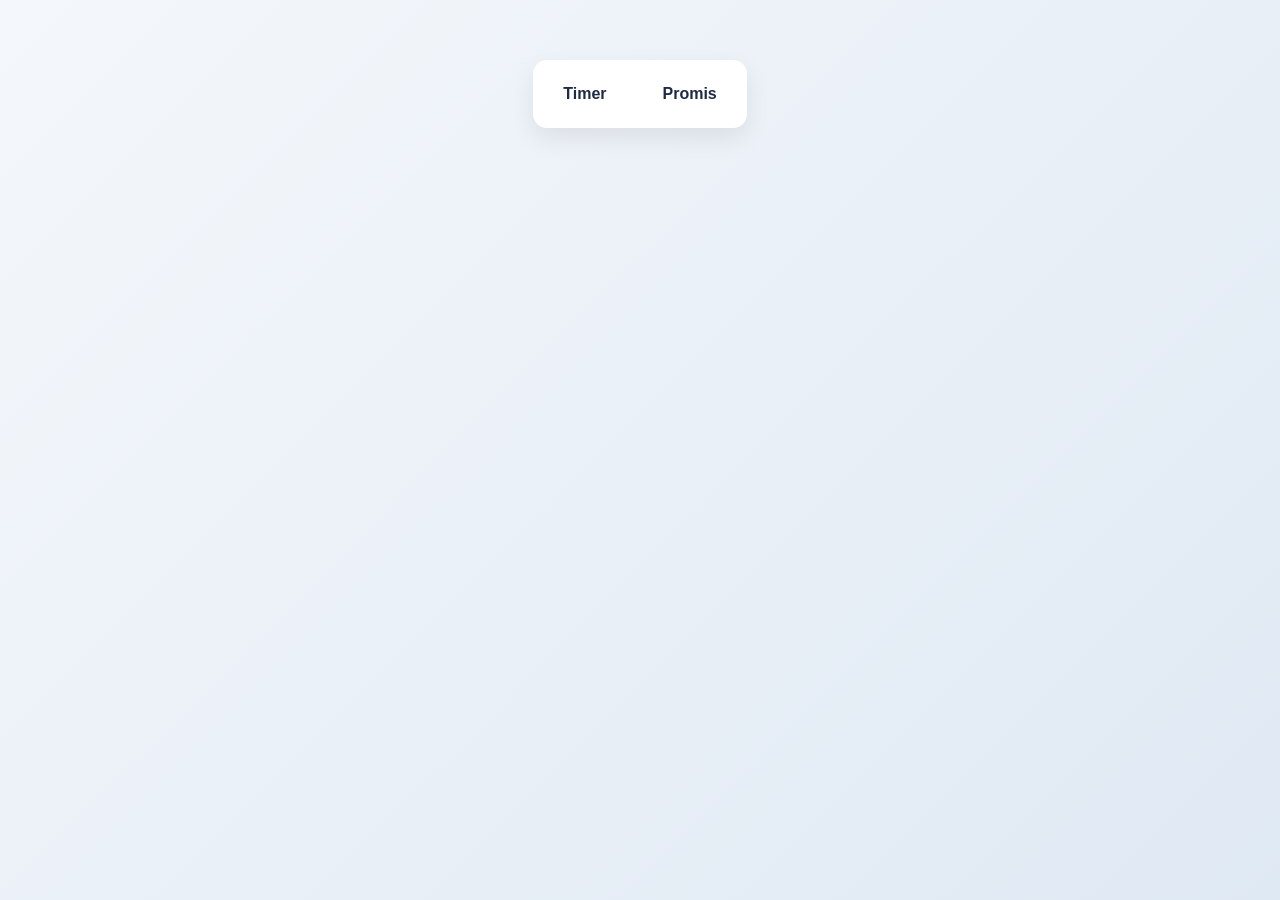
<file: src/index.html>
<!doctype html>
<html lang="en">
  <head>
    <meta charset="UTF-8" />
    <link rel="icon" type="image/svg+xml" href="/favicon.svg" />
    <meta name="viewport" content="width=device-width, initial-scale=1.0" />
    <title>Vanilla App Template</title>
    <link rel="stylesheet" href="./css/styles.css" />
  </head>
  <body>
    <header class="header">
      <div class="container">
        <nav class="nav">
          <ul class="nav-list">
            <li class="nav-item">
              <a class="nav-link {=$highlight-act}" href="./1-timer.html"
                >Timer</a
              >
            </li>
            <li class="nav-item">
              <a class="nav-link {=$highlight-curr}" href="./2-snackbar.html"
                >Promis</a
              >
            </li>
          </ul>
        </nav>
      </div>
    </header>

    <main></main>
  </body>
</html>
</file>
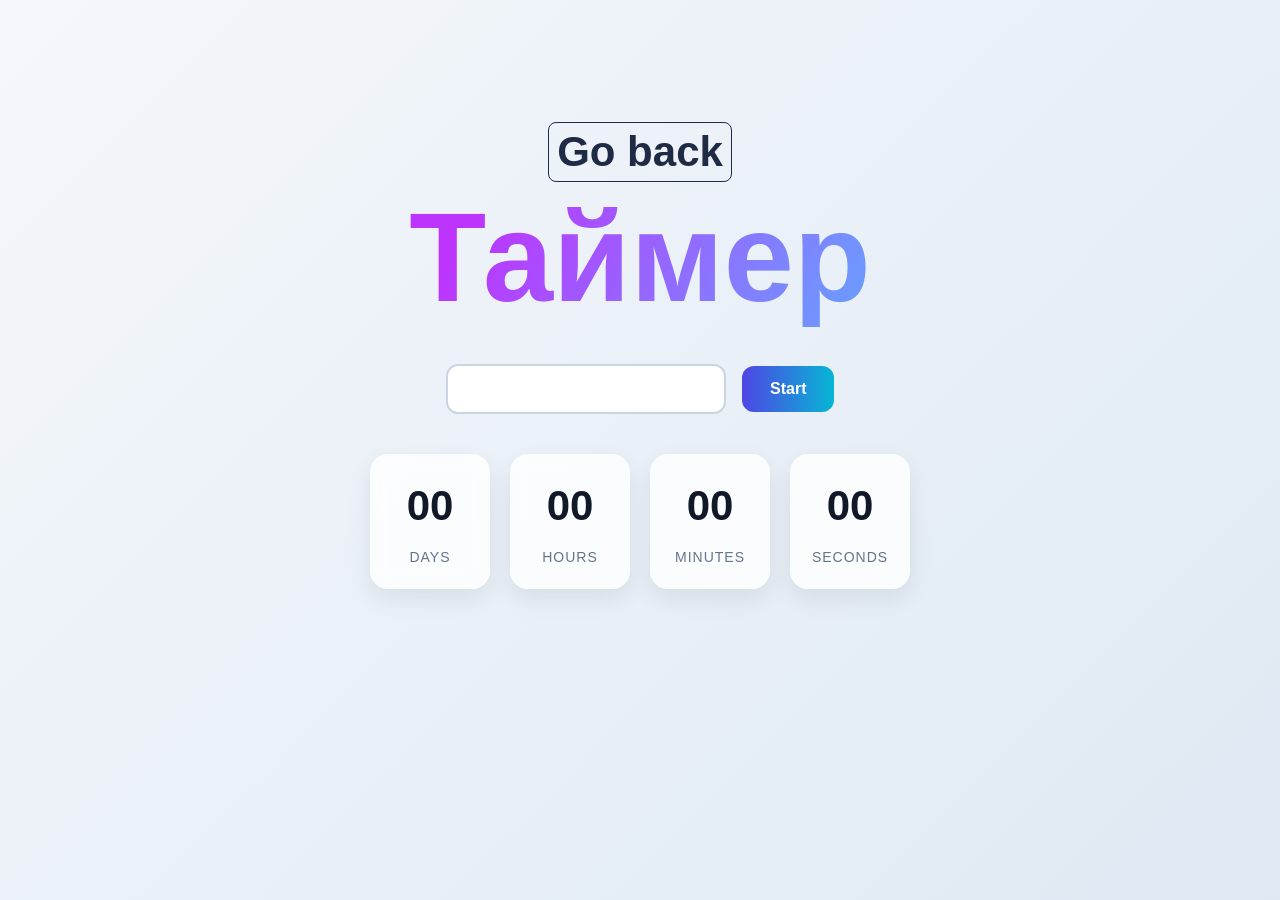
<file: src/1-timer.html>
<!doctype html>
<html lang="en">
  <head>
    <meta charset="UTF-8" />
    <meta http-equiv="X-UA-Compatible" content="IE=edge" />
    <meta name="viewport" content="width=device-width, initial-scale=1.0" />
    <title>Page 2</title>
    <link rel="stylesheet" href="./css/styles.css" />
  </head>
  <body>
    
    <main>
      <div class="container">
        <h1 class="main-title">
          <h1 class="main-title">
          <a class="back-link" href="./index.html">Go back</a>
          <span class="main-title-gradient">Таймер</span>
        </h1>
        <input type="text" id="datetime-picker" />
        <button type="button" data-start>Start</button>

        <div class="timer">
          <div class="field">
            <span class="value" data-days>00</span>
            <span class="label">Days</span>
          </div>
          <div class="field">
            <span class="value" data-hours>00</span>
            <span class="label">Hours</span>
          </div>
          <div class="field">
            <span class="value" data-minutes>00</span>
            <span class="label">Minutes</span>
          </div>
          <div class="field">
            <span class="value" data-seconds>00</span>
            <span class="label">Seconds</span>
          </div>
        </div>
      </div>
    </main>
    <script type="module" src="./js/1-timer.js"></script>
  </body>
</html>
</file>
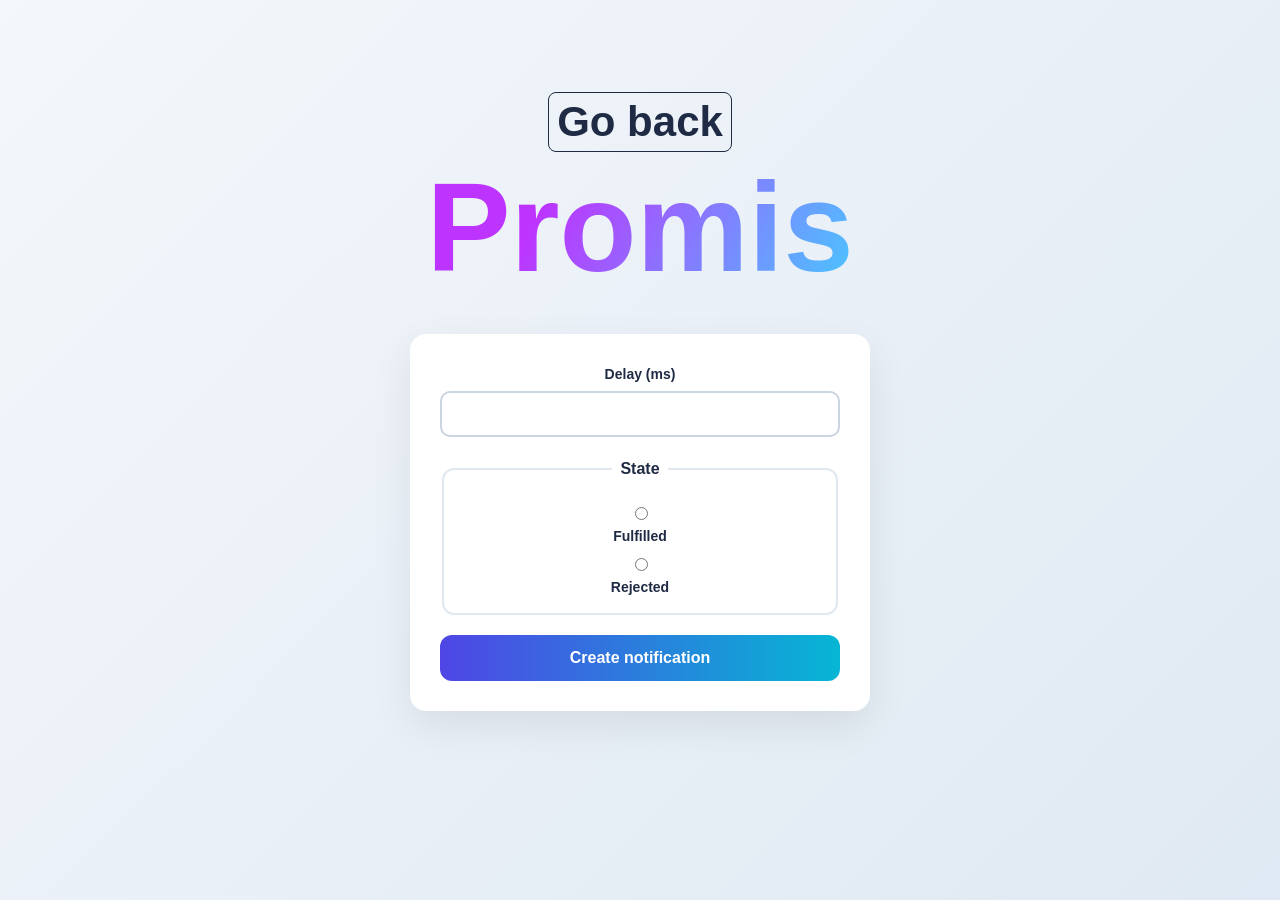
<file: src/2-snackbar.html>
<!doctype html>
<html lang="en">
  <head>
    <meta charset="UTF-8" />
    <meta http-equiv="X-UA-Compatible" content="IE=edge" />
    <meta name="viewport" content="width=device-width, initial-scale=1.0" />
    <title>Page 3</title>
    <link rel="stylesheet" href="./css/styles.css" />
  </head>
  <body>
    <main>
      <div class="container1">
        <h1 class="main-title">
          <a class="back-link" href="./index.html">Go back</a>
          <span class="main-title-gradient">Promis</span>
        </h1>

        <form class="form">
          <label>
            Delay (ms)
            <input type="number" name="delay" required />
          </label>

          <fieldset>
            <legend>State</legend>
            <label>
              <input type="radio" name="state" value="fulfilled" required />
              Fulfilled
            </label>
            <label>
              <input type="radio" name="state" value="rejected" required />
              Rejected
            </label>
          </fieldset>

          <button type="submit">Create notification</button>
        </form>
      </div>
    </main>
    <script type="module" src="./js/2-snackbar.js"></script>
  </body>
</html>
</file>
<file: src/css/styles.css>
/**
  |============================
  | include css partials with
  | default @import url()
  |============================
*/
/* Common styles */
@import url('./reset.css');
@import url('./base.css');
@import url('./container.css');
@import url('./animations.css');

/* Sections style */
@import url('./header.css');
@import url('./vite-promo.css');
@import url('./badges.css');
@import url('./back-link.css');
@import url('./footer.css');
</file>
